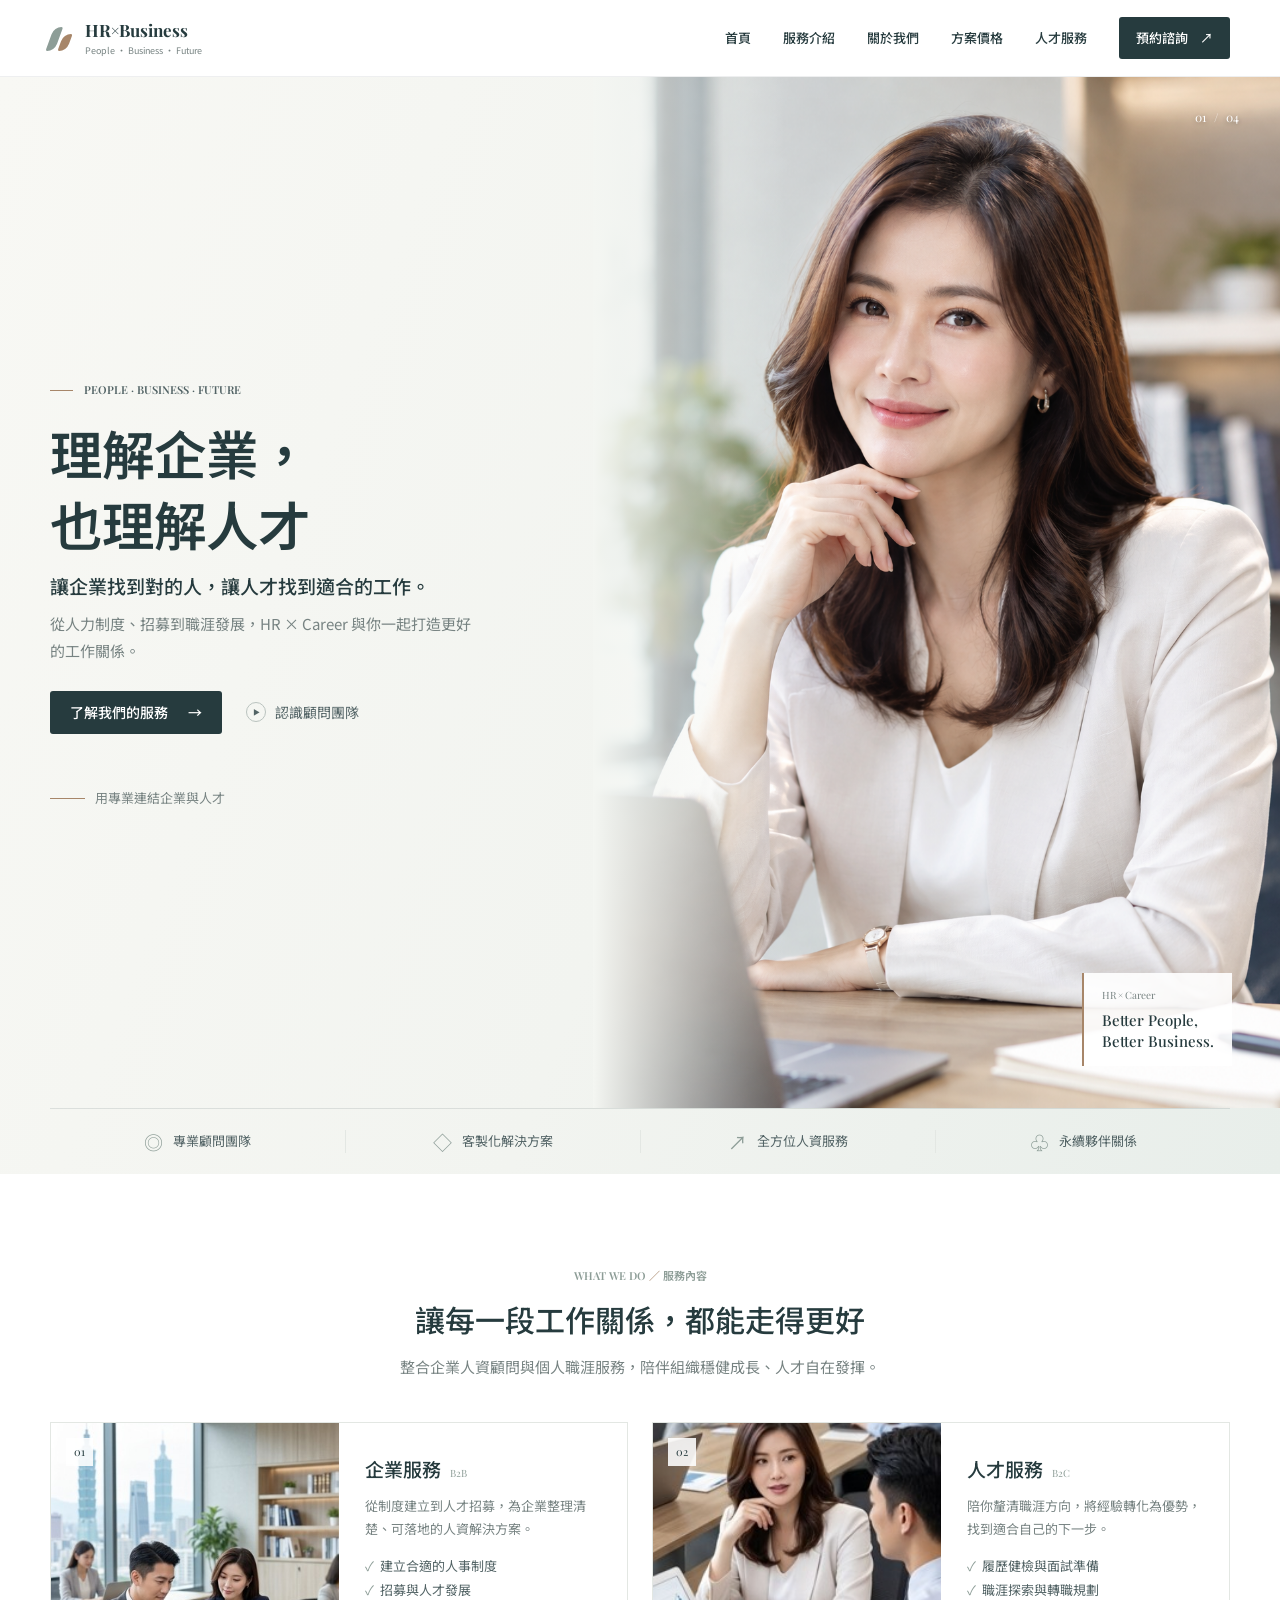
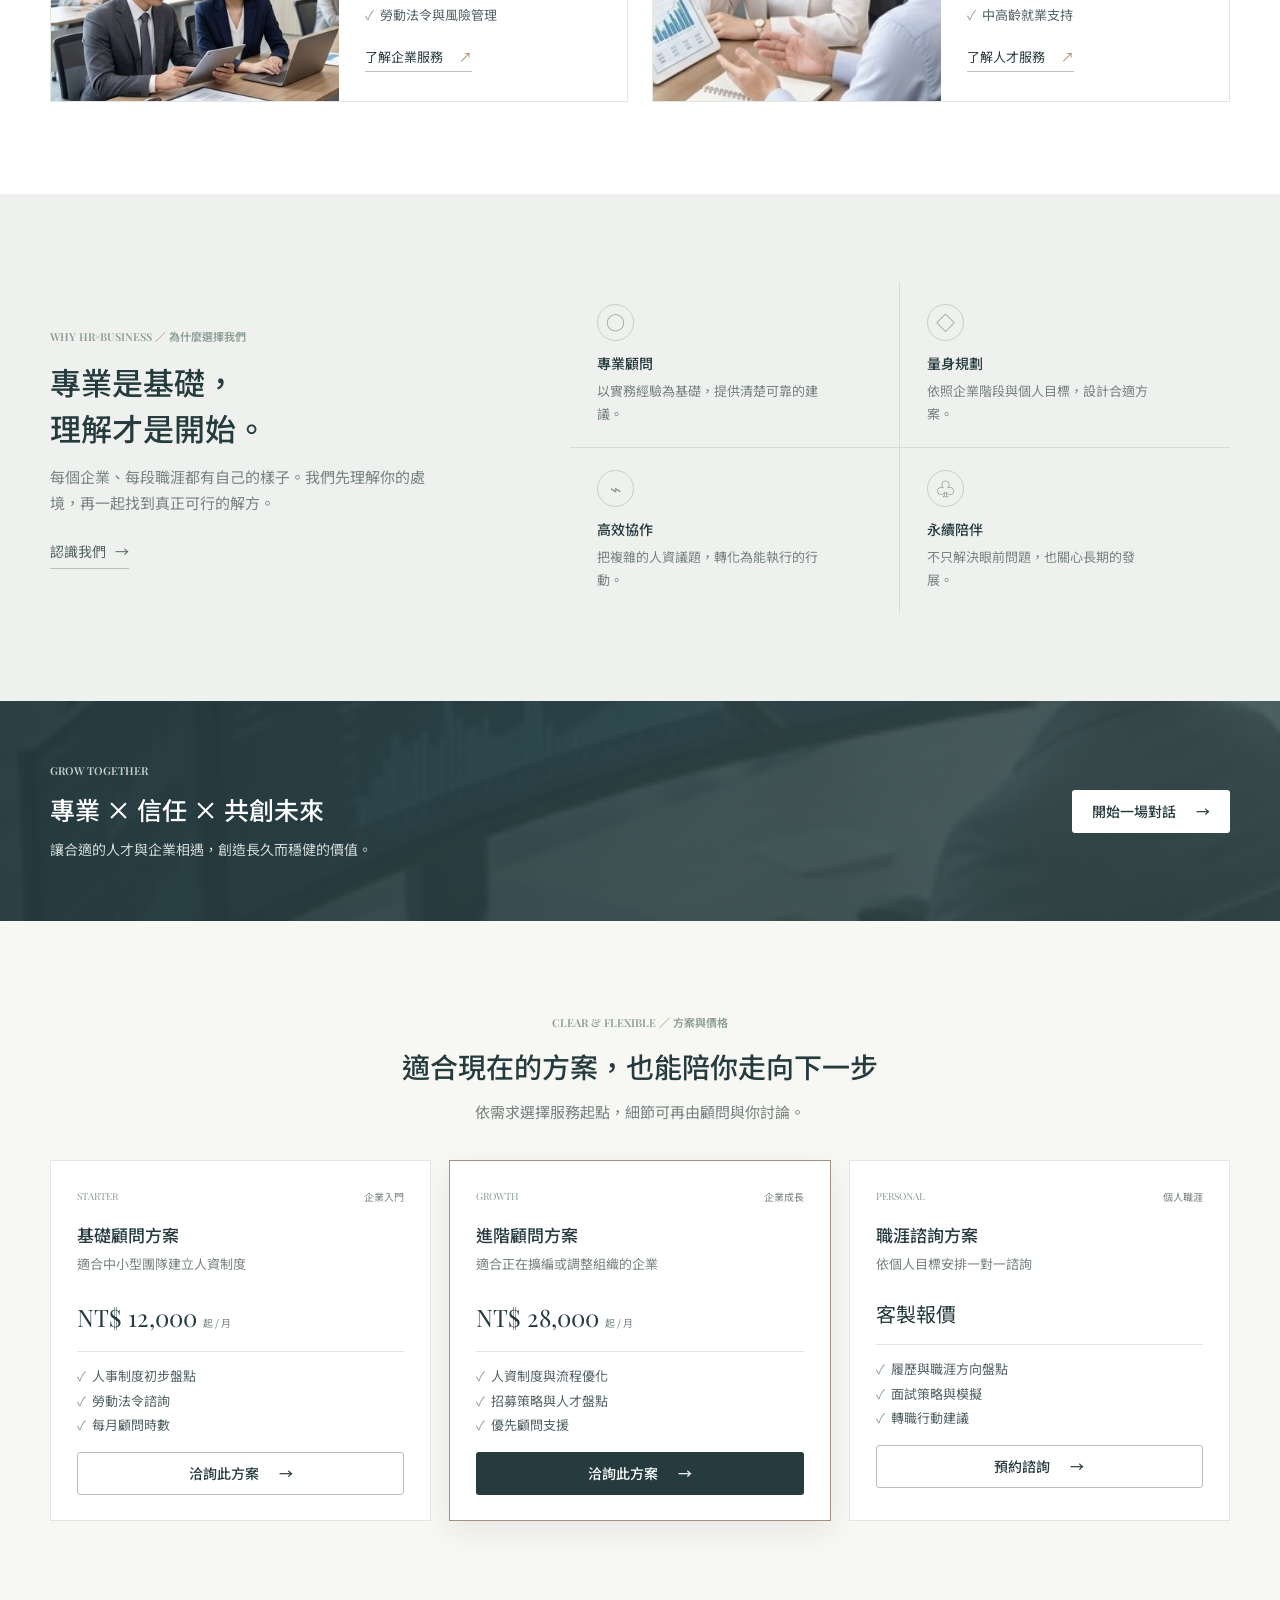
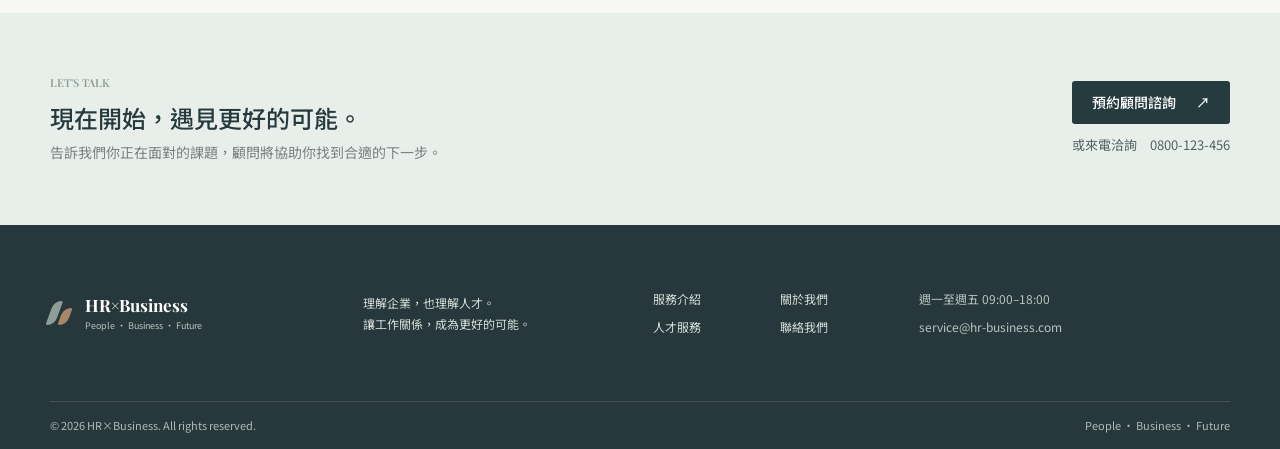
<file: index.html>
<!doctype html>
<html lang="zh-Hant">

<head>
    <meta charset="utf-8">
    <meta name="viewport" content="width=device-width, initial-scale=1">
    <meta name="description" content="HR × Career 人資顧問服務，協助企業完善人事制度，也陪伴人才找到合適的職涯方向。">
    <title>HR×Business 人資顧問｜理解企業，也理解人才</title>
    <link rel="preconnect" href="https://fonts.googleapis.com">
    <link rel="preconnect" href="https://fonts.gstatic.com" crossorigin>
    <link href="https://fonts.googleapis.com/css2?family=Noto+Sans+TC:wght@400;500;600;700&family=Playfair+Display:wght@500;600&display=swap" rel="stylesheet">
    <link href="style.css" rel="stylesheet">
</head>

<body>
    <header class="site-header">
        <div class="container header-inner">
            <a class="brand" href="#home" aria-label="HR×Business 首頁">
                <span class="brand-mark" aria-hidden="true"><i></i><i></i></span>
                <span class="brand-copy"><strong>HR×Business</strong><small>People · Business · Future</small></span>
            </a>
            <button class="menu-toggle" type="button" aria-label="開啟導覽選單" aria-expanded="false" aria-controls="main-nav">
                <span></span><span></span>
            </button>
            <nav class="main-nav" id="main-nav" aria-label="主導覽">
                <a href="#home">首頁</a>
                <a href="#services">服務介紹</a>
                <a href="#why-us">關於我們</a>
                <a href="#pricing">方案價格</a>
                <a href="job.html">人才服務</a>
                <a class="nav-cta" href="#contact">預約諮詢 <span aria-hidden="true">↗</span></a>
            </nav>
        </div>
    </header>

    <main>
        <section class="hero" id="home">
            <div class="container hero-inner">
                <div class="hero-copy">
                    <p class="eyebrow"><span></span> PEOPLE · BUSINESS · FUTURE</p>
                    <h1>理解企業，<br>也理解人才</h1>
                    <p class="hero-lead">讓企業找到對的人，<br class="mobile-break">讓人才找到適合的工作。</p>
                    <p class="hero-description">從人力制度、招募到職涯發展，HR × Career 與你一起打造更好的工作關係。</p>
                    <div class="hero-actions">
                        <a class="button button-dark" href="#services">了解我們的服務 <span aria-hidden="true">→</span></a>
                        <a class="text-link" href="#why-us"><span class="play-icon" aria-hidden="true">▶</span> 認識顧問團隊</a>
                    </div>
                    <div class="hero-proof"><span class="proof-line"></span> 用專業連結企業與人才</div>
                </div>
                <div class="hero-visual">
                    <img src="img/AI生成專業女性.png" alt="在人資顧問辦公室工作的專業女性">
                    <div class="hero-note"><span>HR × Career</span><strong>Better People,<br>Better Business.</strong></div>
                    <div class="hero-index">01 <span>/</span> 04</div>
                </div>
            </div>
            <div class="hero-bottom container">
                <a href="#services"><span class="mini-icon">◎</span> 專業顧問團隊</a>
                <a href="#why-us"><span class="mini-icon">◇</span> 客製化解決方案</a>
                <a href="#services"><span class="mini-icon">↗</span> 全方位人資服務</a>
                <a href="#contact"><span class="mini-icon">♧</span> 永續夥伴關係</a>
            </div>
        </section>

        <section class="section services-section" id="services">
            <div class="container">
                <div class="section-heading">
                    <p class="eyebrow">WHAT WE DO <span>／</span> 服務內容</p>
                    <h2>讓每一段工作關係，<br class="mobile-break">都能走得更好</h2>
                    <p>整合企業人資顧問與個人職涯服務，陪伴組織穩健成長、人才自在發揮。</p>
                </div>
                <div class="service-grid">
                    <article class="service-card">
                        <div class="service-image"><img src="img/s02.jpg" alt="顧問與企業團隊討論人力制度" loading="lazy"><span class="service-number">01</span></div>
                        <div class="service-content">
                            <div class="service-title"><h3>企業服務</h3><span>B2B</span></div>
                            <p>從制度建立到人才招募，為企業整理清楚、可落地的人資解決方案。</p>
                            <ul><li>建立合適的人事制度</li><li>招募與人才發展</li><li>勞動法令與風險管理</li></ul>
                            <a class="arrow-link" href="about.html">了解企業服務 <span aria-hidden="true">↗</span></a>
                        </div>
                    </article>
                    <article class="service-card">
                        <div class="service-image"><img src="img/s03.jpg" alt="職涯顧問陪伴人才討論發展方向" loading="lazy"><span class="service-number">02</span></div>
                        <div class="service-content">
                            <div class="service-title"><h3>人才服務</h3><span>B2C</span></div>
                            <p>陪你釐清職涯方向，將經驗轉化為優勢，找到適合自己的下一步。</p>
                            <ul><li>履歷健檢與面試準備</li><li>職涯探索與轉職規劃</li><li>中高齡就業支持</li></ul>
                            <a class="arrow-link" href="job.html">了解人才服務 <span aria-hidden="true">↗</span></a>
                        </div>
                    </article>
                </div>
            </div>
        </section>

        <section class="why-section" id="why-us">
            <div class="container why-inner">
                <div class="why-intro">
                    <p class="eyebrow">WHY HR×BUSINESS <span>／</span> 為什麼選擇我們</p>
                    <h2>專業是基礎，<br>理解才是開始。</h2>
                    <p>每個企業、每段職涯都有自己的樣子。我們先理解你的處境，再一起找到真正可行的解方。</p>
                    <a class="text-link" href="about.html">認識我們 <span aria-hidden="true">→</span></a>
                </div>
                <div class="value-grid">
                    <article class="value-item"><span class="value-icon">○</span><h3>專業顧問</h3><p>以實務經驗為基礎，提供清楚可靠的建議。</p></article>
                    <article class="value-item"><span class="value-icon">◇</span><h3>量身規劃</h3><p>依照企業階段與個人目標，設計合適方案。</p></article>
                    <article class="value-item"><span class="value-icon">⌁</span><h3>高效協作</h3><p>把複雜的人資議題，轉化為能執行的行動。</p></article>
                    <article class="value-item"><span class="value-icon">♧</span><h3>永續陪伴</h3><p>不只解決眼前問題，也關心長期的發展。</p></article>
                </div>
            </div>
        </section>

        <section class="promise-banner">
            <div class="container promise-inner">
                <div><p class="eyebrow">GROW TOGETHER</p><h2>專業 × 信任 × 共創未來</h2><p>讓合適的人才與企業相遇，創造長久而穩健的價值。</p></div>
                <a class="button button-light" href="#contact">開始一場對話 <span aria-hidden="true">→</span></a>
            </div>
        </section>

        <section class="section pricing-section" id="pricing">
            <div class="container">
                <div class="section-heading section-heading-compact">
                    <p class="eyebrow">CLEAR & FLEXIBLE <span>／</span> 方案與價格</p>
                    <h2>適合現在的方案，<br class="mobile-break">也能陪你走向下一步</h2>
                    <p>依需求選擇服務起點，細節可再由顧問與你討論。</p>
                </div>
                <div class="pricing-grid">
                    <article class="price-card">
                        <p class="plan-label">STARTER <span>企業入門</span></p><h3>基礎顧問方案</h3><p class="plan-description">適合中小型團隊建立人資制度</p>
                        <p class="price">NT$ 12,000 <small>起 / 月</small></p>
                        <ul><li>人事制度初步盤點</li><li>勞動法令諮詢</li><li>每月顧問時數</li></ul>
                        <a class="button button-outline" href="#contact">洽詢此方案 <span aria-hidden="true">→</span></a>
                    </article>
                    <article class="price-card price-card-featured">
                        <p class="plan-label">GROWTH <span>企業成長</span></p><h3>進階顧問方案</h3><p class="plan-description">適合正在擴編或調整組織的企業</p>
                        <p class="price">NT$ 28,000 <small>起 / 月</small></p>
                        <ul><li>人資制度與流程優化</li><li>招募策略與人才盤點</li><li>優先顧問支援</li></ul>
                        <a class="button button-dark" href="#contact">洽詢此方案 <span aria-hidden="true">→</span></a>
                    </article>
                    <article class="price-card">
                        <p class="plan-label">PERSONAL <span>個人職涯</span></p><h3>職涯諮詢方案</h3><p class="plan-description">依個人目標安排一對一諮詢</p>
                        <p class="price price-custom">客製報價</p>
                        <ul><li>履歷與職涯方向盤點</li><li>面試策略與模擬</li><li>轉職行動建議</li></ul>
                        <a class="button button-outline" href="#contact">預約諮詢 <span aria-hidden="true">→</span></a>
                    </article>
                </div>
            </div>
        </section>

        <section class="contact-section" id="contact">
            <div class="container contact-inner">
                <div><p class="eyebrow">LET'S TALK</p><h2>現在開始，遇見更好的可能。</h2><p>告訴我們你正在面對的課題，顧問將協助你找到合適的下一步。</p></div>
                <div class="contact-actions"><a class="button button-dark" href="mailto:service@hr-business.com">預約顧問諮詢 <span aria-hidden="true">↗</span></a><a class="contact-phone" href="tel:+886800123456">或來電洽詢　0800-123-456</a></div>
            </div>
        </section>
    </main>

    <footer class="site-footer">
        <div class="container footer-main">
            <a class="brand brand-footer" href="#home" aria-label="HR×Business 回到首頁"><span class="brand-mark" aria-hidden="true"><i></i><i></i></span><span class="brand-copy"><strong>HR×Business</strong><small>People · Business · Future</small></span></a>
            <p>理解企業，也理解人才。<br>讓工作關係，成為更好的可能。</p>
            <nav aria-label="頁尾導覽"><a href="#services">服務介紹</a><a href="about.html">關於我們</a><a href="job.html">人才服務</a><a href="#contact">聯絡我們</a></nav>
            <div class="footer-contact"><span>週一至週五 09:00–18:00</span><a href="mailto:service@hr-business.com">service@hr-business.com</a></div>
        </div>
        <div class="container footer-bottom"><span>© 2026 HR×Business. All rights reserved.</span><span>People · Business · Future</span></div>
    </footer>

    <script>
        const menuToggle = document.querySelector('.menu-toggle');
        const mainNav = document.querySelector('#main-nav');

        menuToggle.addEventListener('click', () => {
            const isOpen = menuToggle.getAttribute('aria-expanded') === 'true';
            menuToggle.setAttribute('aria-expanded', String(!isOpen));
            menuToggle.setAttribute('aria-label', isOpen ? '開啟導覽選單' : '關閉導覽選單');
            mainNav.classList.toggle('is-open', !isOpen);
        });

        mainNav.addEventListener('click', (event) => {
            if (event.target.closest('a')) {
                menuToggle.setAttribute('aria-expanded', 'false');
                menuToggle.setAttribute('aria-label', '開啟導覽選單');
                mainNav.classList.remove('is-open');
            }
        });
    </script>
</body>

</html>
</file>
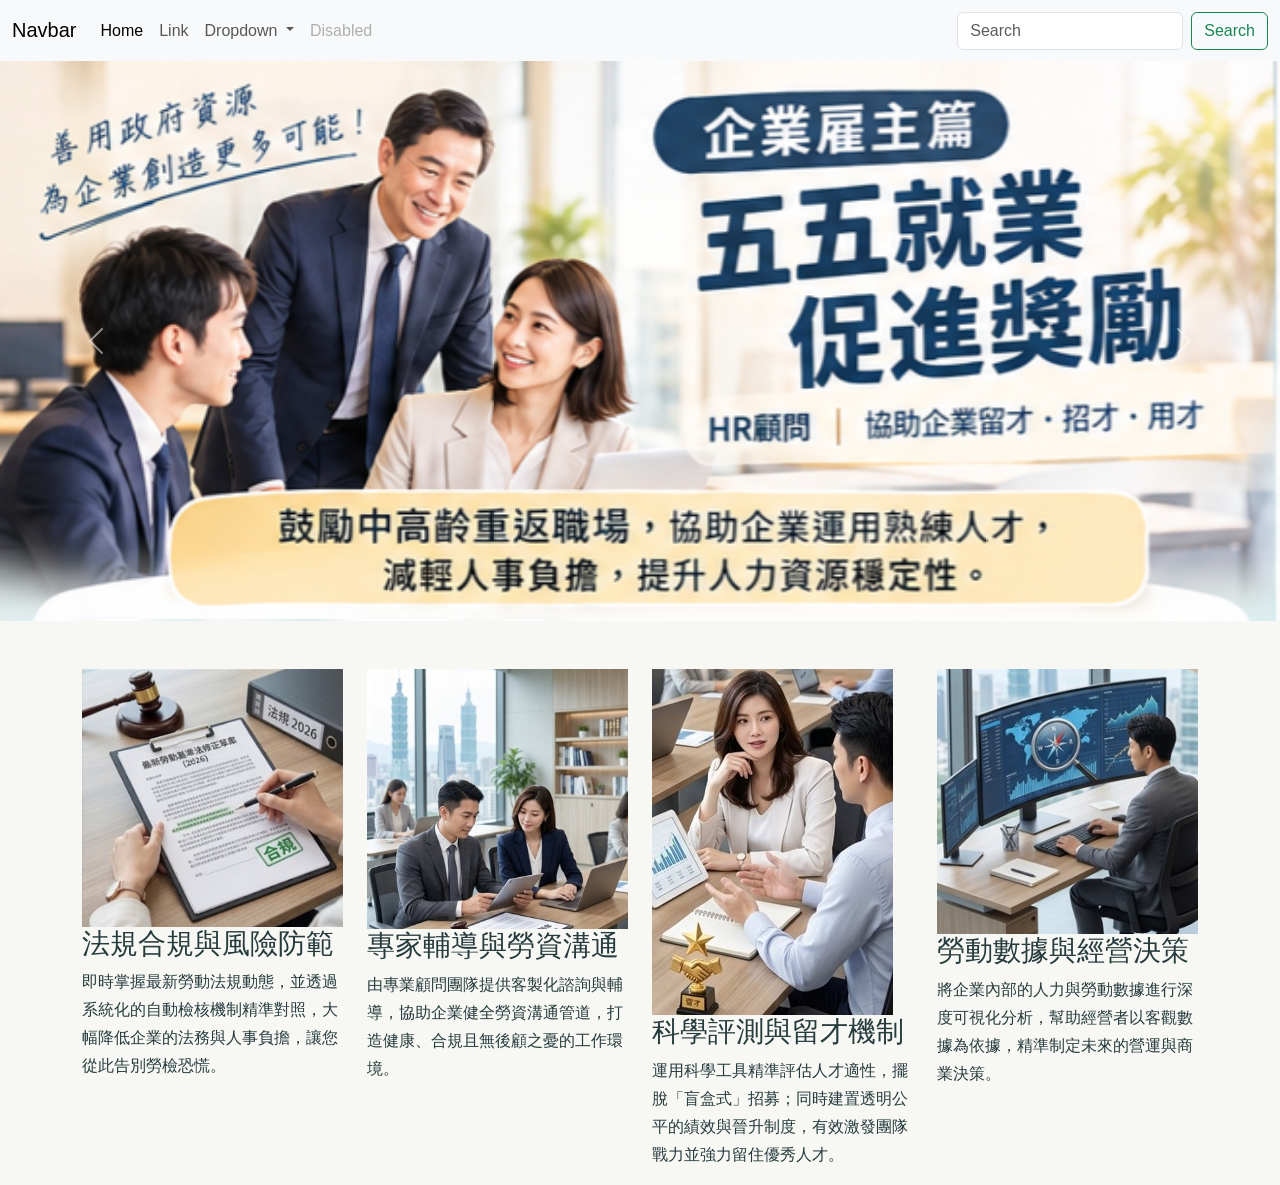
<file: about.html>
<!doctype html>
<html lang="zh-Hant">
  <head>
    <meta charset="utf-8">
    <meta name="viewport" content="width=device-width, initial-scale=1">
    <title>顧問團隊</title>
    <link href="css/bootstrap.min.css" rel="stylesheet">
    <link href="style.css" rel="stylesheet">
  </head>
  <body>
    <nav class="navbar navbar-expand-lg bg-light">
      <div class="container-fluid">
        <a class="navbar-brand" href="#">Navbar</a>
        <button class="navbar-toggler" type="button" data-bs-toggle="collapse" data-bs-target="#navbarSupportedContent" aria-controls="navbarSupportedContent" aria-expanded="false" aria-label="Toggle navigation">
          <span class="navbar-toggler-icon"></span>
        </button>

        <div class="collapse navbar-collapse" id="navbarSupportedContent">
          <ul class="navbar-nav me-auto mb-2 mb-lg-0">
            <li class="nav-item">
              <a class="nav-link active" aria-current="page" href="#">Home</a>
            </li>
            <li class="nav-item">
              <a class="nav-link" href="#">Link</a>
            </li>
            <li class="nav-item dropdown">
              <a class="nav-link dropdown-toggle" href="#" role="button" data-bs-toggle="dropdown" aria-expanded="false">
                Dropdown
              </a>
              <ul class="dropdown-menu">
                <li><a class="dropdown-item" href="#">Action</a></li>
                <li><a class="dropdown-item" href="#">Another action</a></li>
                <li><hr class="dropdown-divider"></li>
                <li><a class="dropdown-item" href="#">Something else here</a></li>
              </ul>
            </li>
            <li class="nav-item">
              <a class="nav-link disabled" aria-disabled="true" tabindex="-1">Disabled</a>
            </li>
          </ul>

          <form class="d-flex" role="search">
            <input class="form-control me-2" type="search" placeholder="Search" aria-label="Search">
            <button class="btn btn-outline-success" type="submit">Search</button>
          </form>
        </div>
      </div>
    </nav>

    <div id="carouselExampleControls" class="carousel slide" data-bs-ride="carousel">
      <div class="carousel-inner">
        <div class="carousel-item active">
          <img src="img/b01.png" class="d-block w-100" alt="輪播圖片一">
        </div>
        <div class="carousel-item">
          <img src="img/c01.png" class="d-block w-100" alt="輪播圖片二">
        </div>
        <div class="carousel-item">
          <img src="img/a01.jpg" class="d-block w-100" alt="輪播圖片三">
        </div>
      </div>
      <button class="carousel-control-prev" type="button" data-bs-target="#carouselExampleControls" data-bs-slide="prev">
        <span class="carousel-control-prev-icon" aria-hidden="true"></span>
        <span class="visually-hidden">Previous</span>
      </button>
      <button class="carousel-control-next" type="button" data-bs-target="#carouselExampleControls" data-bs-slide="next">
        <span class="carousel-control-next-icon" aria-hidden="true"></span>
        <span class="visually-hidden">Next</span>
      </button>
    </div>

    <main class="container mt-5">
      <div class="row g-4">
        <div class="col-12 col-md-6 col-lg-4 col-xl-3">
          <img src="img/s01.jpg" class="img-fluid consultant-photo" alt="專業女性顧問">
          <h3>法規合規與風險防範</h3>
          <p>即時掌握最新勞動法規動態，並透過系統化的自動檢核機制精準對照，大幅降低企業的法務與人事負擔，讓您從此告別勞檢恐慌。</p>
          
        </div>
        <div class="col-12 col-md-6 col-lg-4 col-xl-3">
          <img src="img/s02.jpg" class="img-fluid consultant-photo" alt="專業女性顧問">
          <h3>專家輔導與勞資溝通</h3>
          <p>由專業顧問團隊提供客製化諮詢與輔導，協助企業健全勞資溝通管道，打造健康、合規且無後顧之憂的工作環境。</p>
          
        </div>
        <div class="col-12 col-md-6 col-lg-4 col-xl-3">
          <img src="img/s03.jpg" class="img-fluid consultant-photo consultant-photo--third" alt="專業女性顧問">
          <h3>科學評測與留才機制</h3>
          <p>運用科學工具精準評估人才適性，擺脫「盲盒式」招募；同時建置透明公平的績效與晉升制度，有效激發團隊戰力並強力留住優秀人才。</p>
          
        </div>
        <div class="col-12 col-md-6 col-lg-4 col-xl-3">
          <img src="img/s04.jpg" class="img-fluid consultant-photo" alt="專業女性顧問">
          <h3>勞動數據與經營決策</h3>
          <p>將企業內部的人力與勞動數據進行深度可視化分析，幫助經營者以客觀數據為依據，精準制定未來的營運與商業決策。</p>
          
        </div>
      </div>
    </main>
    <script src="js/bootstrap.bundle.min.js"></script>
  </body>
</html>
</file>
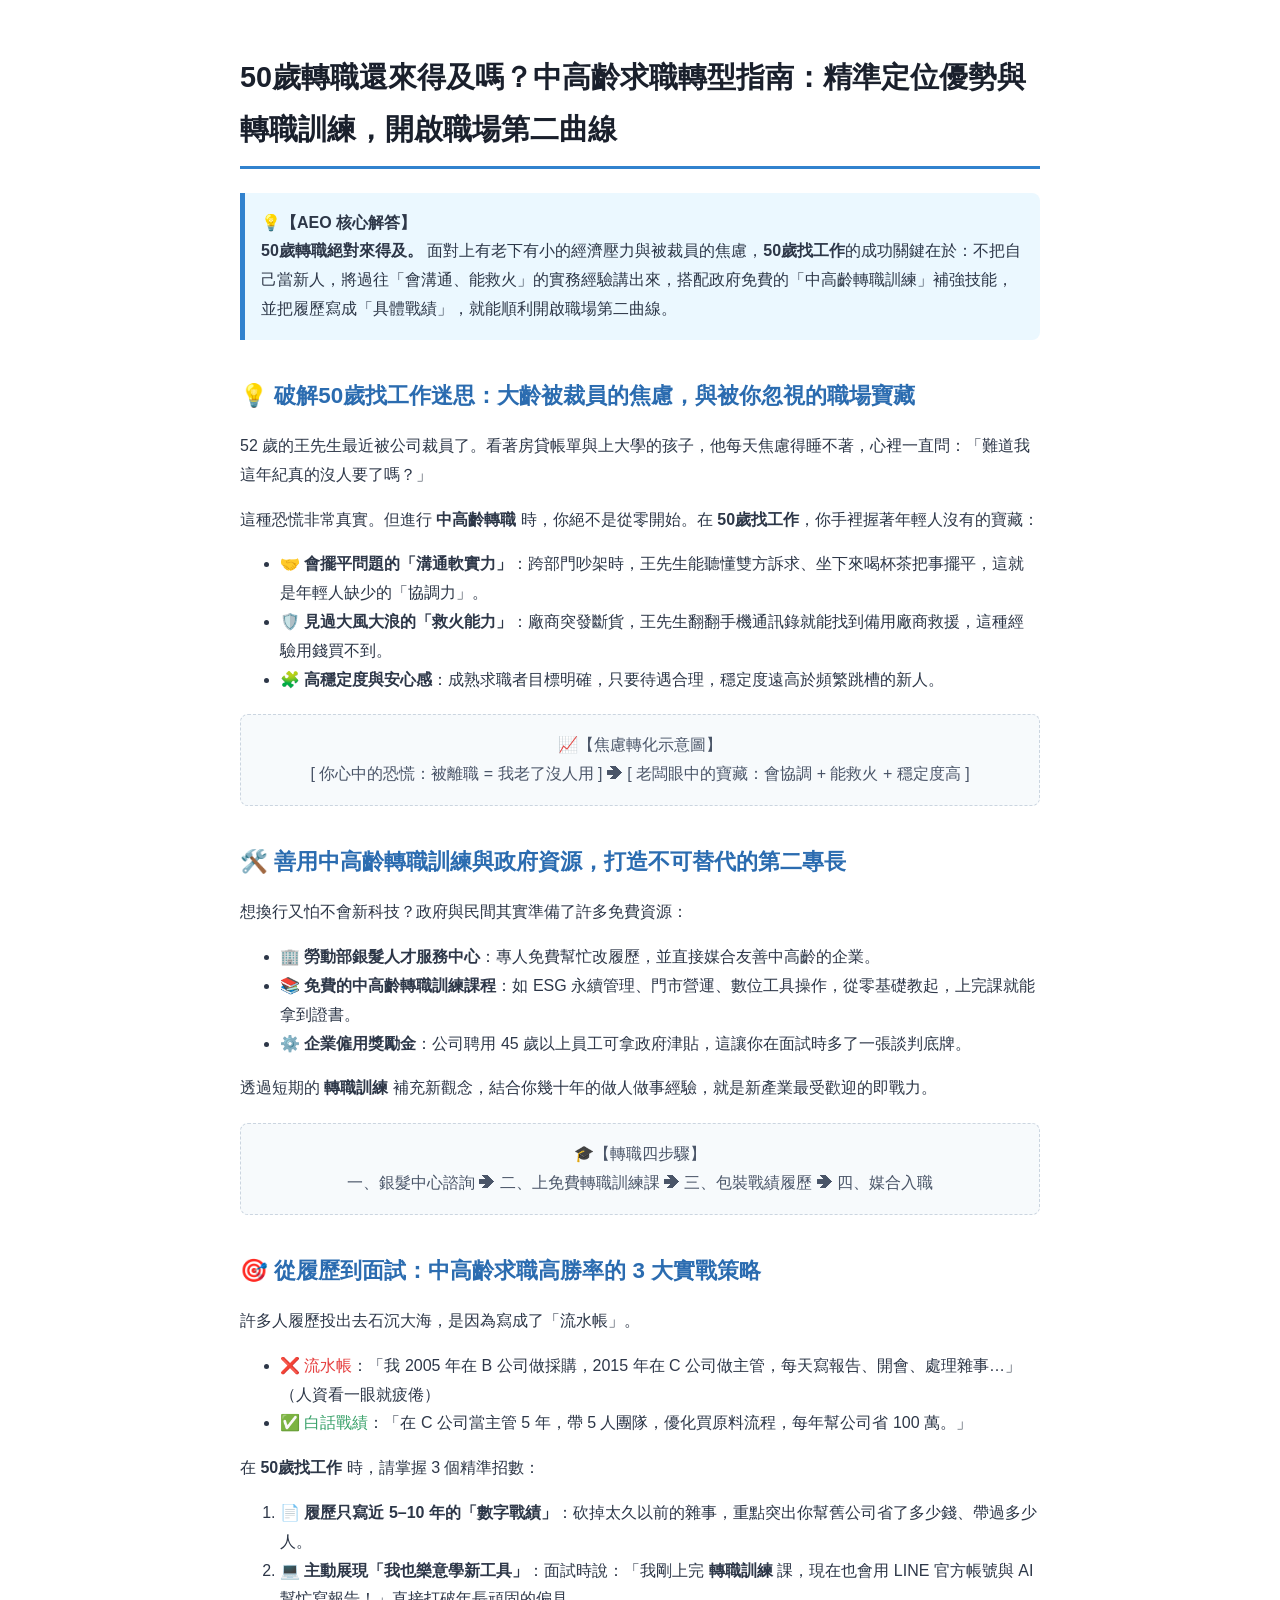
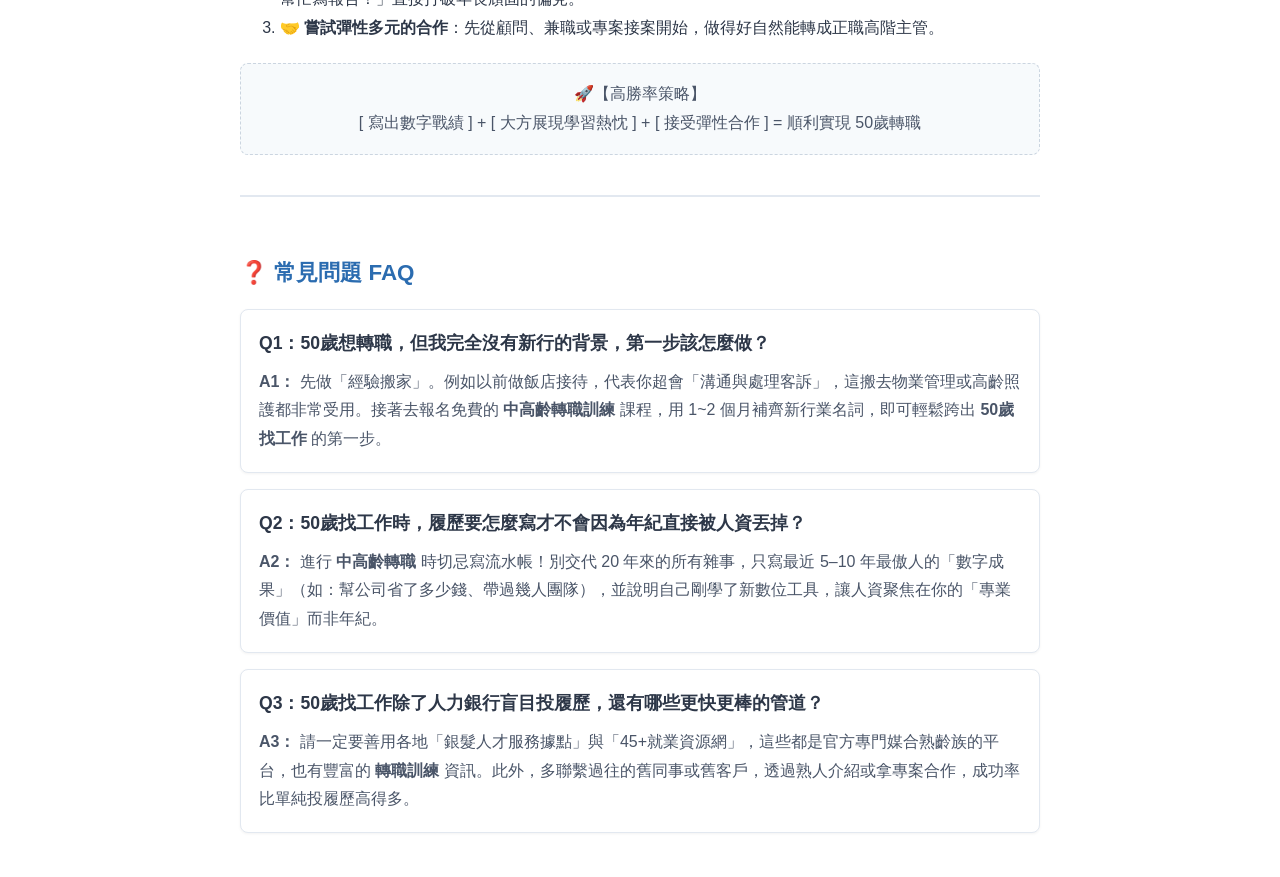
<file: job.html>
<!DOCTYPE html>
<html lang="zh-TW">
<head>
  <meta charset="UTF-8">
  <meta name="viewport" content="width=device-width, initial-scale=1.0">
  <title>50歲轉職還來得及嗎？中高齡求職轉型指南：精準定位優勢與轉職訓練，開啟職場第二曲線</title>

  <!-- 1. Google & AI 搜尋引擎專用：AEO / SEO FAQPage 結構化資料 (JSON-LD) -->
  <script type="application/ld+json">
  {
    "@context": "https://schema.org",
    "@type": "FAQPage",
    "mainEntity": [
      {
        "@type": "Question",
        "name": "50歲想轉職，但我完全沒有新行的背景，第一步該怎麼做？",
        "acceptedAnswer": {
          "@type": "Answer",
          "text": "先做『經驗搬家』。把過去累積的溝通、協調或管理能力整理出來，並報名勞動部或民間的中高齡轉職訓練免費課程，補齊新行業基礎知識與工具操作，即可輕鬆跨出轉職第一步。"
        }
      },
      {
        "@type": "Question",
        "name": "50歲找工作時，履歷要怎麼寫才不會因為年紀直接被人資丟掉？",
        "acceptedAnswer": {
          "@type": "Answer",
          "text": "撰寫中高齡轉職履歷時切忌寫成流水帳。重點呈現近 5 至 10 年內與目標職務相關的具體數字成就，並強調積極學習新工具的熱忱，讓人資聚焦於專業價值而非年齡。"
        }
      },
      {
        "@type": "Question",
        "name": "50歲找工作除了人力銀行盲目投履歷，還有哪些更快更棒的管道？",
        "acceptedAnswer": {
          "@type": "Answer",
          "text": "建議善用各地銀髮人才服務據點與45+就業資源網等專屬官方平台。此外，多利用過往累積的產業人脈進行介紹，或探詢顧問接案與專案合作，都是更高成效的求職管道。"
        }
      }
    ]
  }
  </script>

  <!-- CSS 基礎樣式（可複製至網站樣式表，讓排版更美觀） -->
  <style>
    .article-container {
      max-width: 800px;
      margin: 0 auto;
      font-family: -apple-system, BlinkMacSystemFont, "Segoe UI", Roboto, "Helvetica Neue", Arial, "PingFang TC", "Microsoft JhengHei", sans-serif;
      line-height: 1.8;
      color: #2d3748;
      padding: 20px;
    }
    .article-container h1 {
      font-size: 1.8rem;
      color: #1a202c;
      border-bottom: 3px solid #3182ce;
      padding-bottom: 10px;
      margin-bottom: 24px;
    }
    .article-container h2 {
      font-size: 1.4rem;
      color: #2b6cb0;
      margin-top: 36px;
      margin-bottom: 16px;
    }
    .aeo-summary {
      background-color: #ebf8ff;
      border-left: 5px solid #3182ce;
      padding: 16px;
      margin-bottom: 28px;
      border-radius: 0 8px 8px 0;
    }
    .diagram-box {
      background-color: #f7fafc;
      border: 1px dashed #cbd5e0;
      border-radius: 8px;
      padding: 16px;
      margin: 20px 0;
      font-weight: 500;
      text-align: center;
      color: #4a5568;
    }
    .bad-example {
      color: #e53e3e;
    }
    .good-example {
      color: #38a169;
    }
    .faq-section {
      margin-top: 40px;
      border-top: 2px solid #e2e8f0;
      padding-top: 20px;
    }
    .faq-item {
      background-color: #fff;
      border: 1px solid #e2e8f0;
      border-radius: 8px;
      padding: 18px;
      margin-bottom: 16px;
      box-shadow: 0 1px 3px rgba(0,0,0,0.05);
    }
    .faq-item h3 {
      font-size: 1.1rem;
      color: #2d3748;
      margin-top: 0;
      margin-bottom: 8px;
    }
    .faq-item p {
      margin: 0;
      color: #4a5568;
    }
  </style>
</head>
<body>

<article class="article-container">

  <!-- H1 主標題 -->
  <h1>50歲轉職還來得及嗎？中高齡求職轉型指南：精準定位優勢與轉職訓練，開啟職場第二曲線</h1>

  <!-- AEO Direct Answer 區塊 -->
  <div class="aeo-summary">
    <strong>💡【AEO 核心解答】</strong><br>
    <strong>50歲轉職絕對來得及。</strong> 面對上有老下有小的經濟壓力與被裁員的焦慮，<strong>50歲找工作</strong>的成功關鍵在於：不把自己當新人，將過往「會溝通、能救火」的實務經驗講出來，搭配政府免費的「中高齡轉職訓練」補強技能，並把履歷寫成「具體戰績」，就能順利開啟職場第二曲線。
  </div>

  <!-- H2 第一段 -->
  <h2>💡 破解50歲找工作迷思：大齡被裁員的焦慮，與被你忽視的職場寶藏</h2>
  <p>52 歲的王先生最近被公司裁員了。看著房貸帳單與上大學的孩子，他每天焦慮得睡不著，心裡一直問：「難道我這年紀真的沒人要了嗎？」</p>
  <p>這種恐慌非常真實。但進行 <strong>中高齡轉職</strong> 時，你絕不是從零開始。在 <strong>50歲找工作</strong>，你手裡握著年輕人沒有的寶藏：</p>
  <ul>
    <li>🤝 <strong>會擺平問題的「溝通軟實力」</strong>：跨部門吵架時，王先生能聽懂雙方訴求、坐下來喝杯茶把事擺平，這就是年輕人缺少的「協調力」。</li>
    <li>🛡️ <strong>見過大風大浪的「救火能力」</strong>：廠商突發斷貨，王先生翻翻手機通訊錄就能找到備用廠商救援，這種經驗用錢買不到。</li>
    <li>🧩 <strong>高穩定度與安心感</strong>：成熟求職者目標明確，只要待遇合理，穩定度遠高於頻繁跳槽的新人。</li>
  </ul>

  <!-- 示意圖區塊 1 -->
  <div class="diagram-box">
    📈【焦慮轉化示意圖】<br>
    [ 你心中的恐慌：被離職 = 我老了沒人用 ] ➔ [ 老闆眼中的寶藏：會協調 + 能救火 + 穩定度高 ]
  </div>

  <!-- H2 第二段 -->
  <h2>🛠️ 善用中高齡轉職訓練與政府資源，打造不可替代的第二專長</h2>
  <p>想換行又怕不會新科技？政府與民間其實準備了許多免費資源：</p>
  <ul>
    <li>🏢 <strong>勞動部銀髮人才服務中心</strong>：專人免費幫忙改履歷，並直接媒合友善中高齡的企業。</li>
    <li>📚 <strong>免費的中高齡轉職訓練課程</strong>：如 ESG 永續管理、門市營運、數位工具操作，從零基礎教起，上完課就能拿到證書。</li>
    <li>⚙️ <strong>企業僱用獎勵金</strong>：公司聘用 45 歲以上員工可拿政府津貼，這讓你在面試時多了一張談判底牌。</li>
  </ul>
  <p>透過短期的 <strong>轉職訓練</strong> 補充新觀念，結合你幾十年的做人做事經驗，就是新產業最受歡迎的即戰力。</p>

  <!-- 示意圖區塊 2 -->
  <div class="diagram-box">
    🎓【轉職四步驟】<br>
    一、銀髮中心諮詢 ➔ 二、上免費轉職訓練課 ➔ 三、包裝戰績履歷 ➔ 四、媒合入職
  </div>

  <!-- H2 第三段 -->
  <h2>🎯 從履歷到面試：中高齡求職高勝率的 3 大實戰策略</h2>
  <p>許多人履歷投出去石沉大海，是因為寫成了「流水帳」。</p>
  <ul>
    <li><span class="bad-example">❌ 流水帳</span>：「我 2005 年在 B 公司做採購，2015 年在 C 公司做主管，每天寫報告、開會、處理雜事…」（人資看一眼就疲倦）</li>
    <li><span class="good-example">✅ 白話戰績</span>：「在 C 公司當主管 5 年，帶 5 人團隊，優化買原料流程，每年幫公司省 100 萬。」</li>
  </ul>
  <p>在 <strong>50歲找工作</strong> 時，請掌握 3 個精準招數：</p>
  <ol>
    <li>📄 <strong>履歷只寫近 5–10 年的「數字戰績」</strong>：砍掉太久以前的雜事，重點突出你幫舊公司省了多少錢、帶過多少人。</li>
    <li>💻 <strong>主動展現「我也樂意學新工具」</strong>：面試時說：「我剛上完 <strong>轉職訓練</strong> 課，現在也會用 LINE 官方帳號與 AI 幫忙寫報告！」直接打破年長頑固的偏見。</li>
    <li>🤝 <strong>嘗試彈性多元的合作</strong>：先從顧問、兼職或專案接案開始，做得好自然能轉成正職高階主管。</li>
  </ol>

  <!-- 示意圖區塊 3 -->
  <div class="diagram-box">
    🚀【高勝率策略】<br>
    [ 寫出數字戰績 ] + [ 大方展現學習熱忱 ] + [ 接受彈性合作 ] = 順利實現 50歲轉職
  </div>

  <!-- FAQ 區域 -->
  <section class="faq-section">
    <h2>❓ 常見問題 FAQ</h2>

    <div class="faq-item">
      <h3>Q1：50歲想轉職，但我完全沒有新行的背景，第一步該怎麼做？</h3>
      <p><strong>A1：</strong> 先做「經驗搬家」。例如以前做飯店接待，代表你超會「溝通與處理客訴」，這搬去物業管理或高齡照護都非常受用。接著去報名免費的 <strong>中高齡轉職訓練</strong> 課程，用 1~2 個月補齊新行業名詞，即可輕鬆跨出 <strong>50歲找工作</strong> 的第一步。</p>
    </div>

    <div class="faq-item">
      <h3>Q2：50歲找工作時，履歷要怎麼寫才不會因為年紀直接被人資丟掉？</h3>
      <p><strong>A2：</strong> 進行 <strong>中高齡轉職</strong> 時切忌寫流水帳！別交代 20 年來的所有雜事，只寫最近 5–10 年最傲人的「數字成果」（如：幫公司省了多少錢、帶過幾人團隊），並說明自己剛學了新數位工具，讓人資聚焦在你的「專業價值」而非年紀。</p>
    </div>

    <div class="faq-item">
      <h3>Q3：50歲找工作除了人力銀行盲目投履歷，還有哪些更快更棒的管道？</h3>
      <p><strong>A3：</strong> 請一定要善用各地「銀髮人才服務據點」與「45+就業資源網」，這些都是官方專門媒合熟齡族的平台，也有豐富的 <strong>轉職訓練</strong> 資訊。此外，多聯繫過往的舊同事或舊客戶，透過熟人介紹或拿專案合作，成功率比單純投履歷高得多。</p>
    </div>
  </section>

</article>

</body>
</html>
</file>
<file: style.css>
@charset "UTF-8";

:root {
	color-scheme: light;
	--ink: #263b3e;
	--ink-soft: #526365;
	--muted: #778382;
	--sage: #8d9d97;
	--sage-pale: #e9eeeb;
	--paper: #f7f7f3;
	--white: #fff;
	--line: #e3e7e3;
	--clay: #a78669;
	--serif: "Playfair Display", "Noto Sans TC", serif;
	--sans: "Noto Sans TC", "Microsoft JhengHei", sans-serif;
}

* { box-sizing: border-box; }
html { scroll-behavior: smooth; scroll-padding-top: 86px; }
body { margin: 0; color: var(--ink); background: var(--paper); font-family: var(--sans); font-size: 16px; line-height: 1.75; }
img { display: block; max-width: 100%; }
a { color: inherit; text-decoration: none; }
button { font: inherit; }
.container { width: min(1180px, calc(100% - 64px)); margin-inline: auto; }
.site-header { position: sticky; z-index: 20; top: 0; background: rgb(255 255 255 / 94%); border-bottom: 1px solid rgb(38 59 62 / 8%); backdrop-filter: blur(14px); }
.header-inner { min-height: 76px; display: flex; align-items: center; justify-content: space-between; gap: 30px; }
.brand { display: inline-flex; align-items: center; gap: 10px; flex: 0 0 auto; }
.brand-mark { display: flex; align-items: center; gap: 3px; width: 25px; height: 29px; transform: skew(-20deg); }
.brand-mark i { display: block; width: 9px; height: 24px; border-radius: 8px 2px 8px 2px; background: var(--sage); }
.brand-mark i + i { height: 17px; margin-top: 8px; background: var(--clay); }
.brand-copy { display: grid; line-height: 1.25; }
.brand-copy strong { font-family: var(--serif); font-size: 17px; letter-spacing: 0; }
.brand-copy small { margin-top: 4px; color: var(--muted); font-size: 9px; letter-spacing: 0; }
.main-nav { display: flex; align-items: center; gap: clamp(16px, 2.5vw, 34px); font-size: 13px; font-weight: 500; }
.main-nav > a:not(.nav-cta) { transition: color .2s ease; }
.main-nav > a:not(.nav-cta):hover, .footer-main nav a:hover { color: var(--clay); }
.nav-cta { padding: 10px 17px; color: var(--white); background: var(--ink); border-radius: 3px; }
.nav-cta span { margin-left: 9px; }
.menu-toggle { display: none; }
.hero { position: relative; overflow: hidden; background: linear-gradient(110deg, #f8f8f4 0%, #f2f4f0 54%, #e8eeea 100%); }
.hero-inner { min-height: 510px; display: grid; grid-template-columns: .92fr 1.08fr; align-items: center; }
.hero-copy { position: relative; z-index: 1; padding: 63px 0 58px; }
.eyebrow { margin: 0 0 18px; color: var(--sage); font-family: var(--serif); font-size: 11px; font-weight: 600; letter-spacing: 0; }
.eyebrow > span { color: var(--clay); }
.eyebrow:first-letter { text-transform: uppercase; }
.hero .eyebrow { color: var(--ink-soft); }
.hero .eyebrow span { display: inline-block; width: 23px; height: 1px; margin: 0 8px 3px 0; background: var(--clay); }
h1, h2, h3, p { margin-top: 0; }
.hero h1 { margin-bottom: 12px; font-size: clamp(38px, 4.1vw, 54px); font-weight: 600; line-height: 1.34; letter-spacing: 0; }
.hero-lead { margin-bottom: 10px; font-size: 19px; font-weight: 500; line-height: 1.65; }
.hero-description { max-width: 430px; margin-bottom: 27px; color: var(--muted); font-size: 15px; }
.hero-actions { display: flex; align-items: center; gap: 24px; }
.button { min-height: 43px; display: inline-flex; align-items: center; justify-content: center; gap: 20px; padding: 0 19px; border: 1px solid transparent; border-radius: 3px; font-size: 14px; font-weight: 500; transition: background .2s, color .2s, transform .2s; }
.button:hover { transform: translateY(-2px); }
.button-dark { color: var(--white); background: var(--ink); }
.button-dark:hover { background: #3d5558; }
.button-light { color: var(--ink); background: var(--white); }
.button-light:hover { background: var(--sage-pale); }
.button-outline { border-color: #b7c0bc; color: var(--ink); background: transparent; }
.button-outline:hover { background: var(--sage-pale); }
.text-link { display: inline-flex; align-items: center; gap: 9px; color: var(--ink-soft); font-size: 14px; }
.play-icon { display: inline-grid; width: 20px; height: 20px; place-items: center; border: 1px solid #bac3bf; border-radius: 50%; font-size: 7px; }
.hero-proof { display: flex; align-items: center; gap: 10px; margin-top: 53px; color: var(--muted); font-size: 13px; }
.proof-line { width: 35px; height: 1px; background: var(--clay); }
.hero-visual { position: relative; align-self: stretch; min-height: 510px; margin-right: calc((1180px - 100vw) / 2); overflow: hidden; }
.hero-visual::before { position: absolute; z-index: 1; inset: 0 auto 0 0; width: 28%; content: ""; background: linear-gradient(90deg, #f4f6f2 0%, rgb(244 246 242 / 0%) 100%); pointer-events: none; }
.hero-visual img { width: 100%; height: 100%; object-fit: cover; object-position: 50% 34%; }
.hero-note { position: absolute; right: 7%; bottom: 42px; display: grid; gap: 5px; padding: 14px 18px; border-left: 2px solid var(--clay); background: rgb(255 255 255 / 90%); }
.hero-note span { color: var(--muted); font-family: var(--serif); font-size: 10px; }
.hero-note strong { font-family: var(--serif); font-size: 15px; font-weight: 500; line-height: 1.4; }
.hero-index { position: absolute; right: 6%; top: 30px; color: var(--white); font-family: var(--serif); font-size: 12px; text-shadow: 0 1px 5px rgb(0 0 0 / 30%); }
.hero-index span { margin-inline: 5px; opacity: .7; }
.hero-bottom { min-height: 66px; display: grid; grid-template-columns: repeat(4, 1fr); align-items: center; border-top: 1px solid rgb(38 59 62 / 12%); }
.hero-bottom a { display: flex; align-items: center; justify-content: center; gap: 10px; color: var(--ink-soft); font-size: 13px; }
.hero-bottom a + a { border-left: 1px solid var(--line); }
.mini-icon { color: var(--sage); font-size: 19px; line-height: 1; }
.section { padding: 92px 0; }
.services-section { background: var(--white); }
.section-heading { max-width: 670px; margin: 0 auto 42px; text-align: center; }
.section-heading .eyebrow { margin-bottom: 12px; }
.section-heading h2, .why-intro h2, .contact-inner h2 { margin-bottom: 12px; font-size: 30px; font-weight: 500; line-height: 1.5; letter-spacing: 0; }
.section-heading > p:last-child { margin-bottom: 0; color: var(--muted); font-size: 15px; }
.service-grid { display: grid; grid-template-columns: repeat(2, minmax(0, 1fr)); gap: 24px; }
.service-card { display: grid; grid-template-columns: 1fr 1fr; min-height: 280px; overflow: hidden; border: 1px solid var(--line); background: var(--white); }
.service-image { position: relative; min-height: 100%; overflow: hidden; background: var(--sage-pale); }
.service-image img { position: absolute; inset: 0; width: 100%; height: 100%; object-fit: cover; transition: transform .5s ease; }
.service-card:hover .service-image img { transform: scale(1.035); }
.service-card:nth-child(2) .service-image img { object-position: center 18%; }
.service-number { position: absolute; left: 15px; top: 15px; padding: 4px 8px; color: var(--ink); background: rgb(255 255 255 / 88%); font-family: var(--serif); font-size: 11px; }
.service-content { align-self: center; padding: 27px clamp(17px, 2vw, 28px); }
.service-title { display: flex; align-items: baseline; gap: 9px; }
.service-title h3 { margin: 0; font-size: 19px; font-weight: 500; }
.service-title span { color: var(--sage); font-family: var(--serif); font-size: 10px; }
.service-content > p { min-height: 48px; margin: 8px 0 12px; color: var(--muted); font-size: 13px; line-height: 1.8; }
.service-content ul, .price-card ul { margin: 0; padding: 0; list-style: none; }
.service-content li, .price-card li { position: relative; padding-left: 15px; color: var(--ink-soft); font-size: 13px; line-height: 1.9; }
.service-content li::before, .price-card li::before { position: absolute; left: 0; color: var(--sage); content: "✓"; }
.arrow-link { display: inline-flex; align-items: center; gap: 16px; margin-top: 18px; padding-bottom: 3px; border-bottom: 1px solid #bbc5c0; font-size: 13px; }
.arrow-link span { color: var(--clay); }
.why-section { padding: 88px 0; background: #eef1ed; }
.why-inner { display: grid; grid-template-columns: .8fr 1.2fr; align-items: center; gap: 80px; }
.why-intro .eyebrow { margin-bottom: 13px; }
.why-intro h2 { font-size: 31px; }
.why-intro > p:not(.eyebrow) { max-width: 375px; margin-bottom: 20px; color: var(--muted); font-size: 15px; }
.why-intro .text-link { border-bottom: 1px solid #b8c2bd; padding-bottom: 4px; }
.value-grid { display: grid; grid-template-columns: repeat(2, 1fr); }
.value-item { min-height: 165px; padding: 22px 27px; border-bottom: 1px solid #d5dcd7; }
.value-item:nth-child(odd) { border-right: 1px solid #d5dcd7; }
.value-item:nth-child(n+3) { border-bottom: 0; }
.value-icon { display: grid; width: 37px; height: 37px; place-items: center; margin-bottom: 10px; border: 1px solid #c5d0ca; border-radius: 50%; color: var(--sage); font-family: var(--serif); font-size: 19px; }
.value-item h3 { margin-bottom: 4px; font-size: 14px; font-weight: 500; }
.value-item p { max-width: 230px; margin-bottom: 0; color: var(--muted); font-size: 13px; }
.promise-banner { position: relative; overflow: hidden; color: var(--white); background: linear-gradient(100deg, rgb(36 57 60 / 95%), rgb(50 71 72 / 85%)), url("img/s04.jpg") center 48% / cover; }
.promise-inner { min-height: 220px; display: flex; align-items: center; justify-content: space-between; gap: 25px; }
.promise-inner .eyebrow { margin-bottom: 8px; color: #c7d0ca; }
.promise-inner h2 { margin-bottom: 5px; font-size: 25px; font-weight: 500; }
.promise-inner p:last-child { margin-bottom: 0; color: #d3dad6; font-size: 14px; }
.pricing-section { background: var(--paper); }
.section-heading-compact { margin-bottom: 35px; }
.section-heading-compact h2 { font-size: 28px; }
.pricing-grid { display: grid; grid-template-columns: repeat(3, minmax(0, 1fr)); align-items: stretch; gap: 18px; }
.price-card { position: relative; padding: 27px 26px 25px; border: 1px solid var(--line); background: var(--white); }
.price-card-featured { border-color: #a2917d; box-shadow: 0 10px 28px rgb(38 59 62 / 8%); }
.plan-label { display: flex; justify-content: space-between; margin-bottom: 15px; color: var(--sage); font-family: var(--serif); font-size: 10px; }
.plan-label span { color: var(--muted); font-family: var(--sans); font-size: 10px; }
.price-card h3 { margin-bottom: 3px; font-size: 17px; font-weight: 500; }
.plan-description { min-height: 26px; margin-bottom: 17px; color: var(--muted); font-size: 13px; }
.price { margin-bottom: 13px; font-family: var(--serif); font-size: 24px; }
.price small { color: var(--muted); font-family: var(--sans); font-size: 10px; }
.price-custom { font-family: var(--sans); font-size: 20px; }
.price-card ul { min-height: 87px; padding-top: 12px; border-top: 1px solid var(--line); }
.price-card .button { width: 100%; margin-top: 14px; }
.contact-section { padding: 60px 0; background: #e8eeea; }
.contact-inner { display: flex; align-items: center; justify-content: space-between; gap: 30px; }
.contact-inner .eyebrow { margin-bottom: 8px; }
.contact-inner h2 { margin-bottom: 4px; font-size: 24px; }
.contact-inner p:last-child { margin-bottom: 0; color: var(--muted); font-size: 14px; }
.contact-actions { display: grid; justify-items: start; gap: 10px; flex: 0 0 auto; }
.contact-phone { color: var(--ink-soft); font-size: 13px; }
.site-footer { color: #edf1ee; background: #26383b; }
.footer-main { min-height: 176px; display: grid; grid-template-columns: 1.2fr 1.1fr 1fr 1.3fr; align-items: center; gap: 26px; }
.brand-footer .brand-copy strong { color: var(--white); }
.brand-footer .brand-copy small { color: #b8c5c0; }
.footer-main > p { margin: 0; color: #d3dcd7; font-size: 12px; }
.footer-main nav { display: grid; grid-template-columns: 1fr 1fr; gap: 7px 15px; color: #d3dcd7; font-size: 12px; }
.footer-contact { display: grid; gap: 7px; color: #b8c5c0; font-size: 12px; }
.footer-bottom { min-height: 48px; display: flex; align-items: center; justify-content: space-between; border-top: 1px solid rgb(255 255 255 / 13%); color: #aebbb6; font-size: 11px; }
.mobile-break { display: none; }

@media (max-width: 900px) {
	.container { width: min(100% - 44px, 700px); }
	.header-inner { min-height: 68px; }
	.menu-toggle { width: 42px; height: 42px; display: grid; align-content: center; justify-items: center; gap: 6px; border: 1px solid var(--line); border-radius: 2px; background: transparent; }
	.menu-toggle span { width: 18px; height: 1px; background: var(--ink); transition: transform .2s; }
	.menu-toggle[aria-expanded="true"] span:first-child { transform: translateY(3.5px) rotate(45deg); }
	.menu-toggle[aria-expanded="true"] span:last-child { transform: translateY(-3.5px) rotate(-45deg); }
	.main-nav { position: absolute; top: 100%; right: 0; left: 0; display: none; align-items: stretch; gap: 0; padding: 10px 22px 19px; border-bottom: 1px solid var(--line); background: var(--white); box-shadow: 0 12px 20px rgb(38 59 62 / 8%); }
	.main-nav.is-open { display: grid; }
	.main-nav > a:not(.nav-cta) { padding: 10px 0; border-bottom: 1px solid #edf0ed; }
	.nav-cta { justify-self: start; margin-top: 12px; }
	.hero-inner { min-height: 445px; grid-template-columns: 1fr 1fr; }
	.hero-copy { padding: 46px 0; }
	.hero h1 { font-size: 40px; }
	.hero-lead { font-size: 16px; }
	.hero-visual { min-height: 445px; margin-right: calc((700px - 100vw) / 2); }
	.hero-proof { margin-top: 32px; }
	.section { padding: 72px 0; }
	.service-grid { gap: 15px; }
	.service-card { grid-template-columns: 1fr; }
	.service-image { min-height: 210px; }
	.service-content { padding: 22px; }
	.service-content > p { min-height: 0; }
	.why-inner { grid-template-columns: 1fr 1.25fr; gap: 35px; }
	.value-item { padding: 18px; }
	.price-card { padding: 22px 18px; }
	.price { font-size: 20px; }
	.footer-main { grid-template-columns: 1fr 1fr; padding-block: 28px; }
}

@media (max-width: 600px) {
	html { scroll-padding-top: 68px; }
	body { font-size: 16px; }
	.container { width: calc(100% - 36px); }
	.header-inner { min-height: 64px; }
	.brand-copy strong { font-size: 16px; }
	.hero-inner { min-height: auto; grid-template-columns: 1fr; }
	.hero-copy { padding: 42px 0 29px; }
	.hero .eyebrow { margin-bottom: 12px; font-size: 9px; }
	.hero h1 { margin-bottom: 9px; font-size: 38px; }
	.hero-lead { font-size: 16px; }
	.hero-description { max-width: 340px; margin-bottom: 20px; font-size: 14px; }
	.hero-actions { gap: 15px; }
	.button { min-height: 42px; gap: 12px; padding-inline: 14px; font-size: 13px; }
	.text-link { gap: 7px; font-size: 13px; }
	.hero-proof { margin-top: 22px; font-size: 12px; }
	.hero-visual { min-height: 310px; margin: 0 -18px; }
	.hero-visual::before { width: 15%; }
	.hero-visual img { object-position: 50% 29%; }
	.hero-note { right: 18px; bottom: 18px; padding: 9px 12px; }
	.hero-note strong { font-size: 12px; }
	.hero-index { top: 16px; right: 18px; }
	.hero-bottom { min-height: auto; grid-template-columns: 1fr 1fr; padding-block: 8px; }
	.hero-bottom a { min-height: 48px; justify-content: flex-start; padding-left: 7px; font-size: 12px; }
	.hero-bottom a + a { border-left: 0; }
	.hero-bottom a:nth-child(even) { border-left: 1px solid var(--line); padding-left: 15px; }
	.hero-bottom a:nth-child(n+3) { border-top: 1px solid var(--line); }
	.section { padding: 58px 0; }
	.section-heading { margin-bottom: 27px; }
	.section-heading h2, .why-intro h2 { font-size: 25px; }
	.section-heading > p:last-child { font-size: 14px; }
	.mobile-break { display: initial; }
	.service-grid { grid-template-columns: 1fr; gap: 16px; }
	.service-card { grid-template-columns: .9fr 1.1fr; min-height: 235px; }
	.service-image { min-height: 235px; }
	.service-content { padding: 17px 14px; }
	.service-title h3 { font-size: 16px; }
	.service-content > p { margin: 6px 0 8px; font-size: 12px; }
	.service-content li { font-size: 12px; }
	.arrow-link { gap: 8px; margin-top: 11px; font-size: 12px; }
	.why-section { padding: 56px 0; }
	.why-inner { grid-template-columns: 1fr; gap: 25px; }
	.why-intro h2 { margin-bottom: 8px; }
	.why-intro > p:not(.eyebrow) { font-size: 14px; }
	.value-item { min-height: 145px; padding: 15px 13px; }
	.value-item p { font-size: 12px; }
	.value-icon { width: 32px; height: 32px; font-size: 16px; }
	.promise-inner { min-height: 205px; align-items: flex-start; flex-direction: column; justify-content: center; gap: 17px; }
	.promise-inner h2 { font-size: 21px; }
	.promise-inner p:last-child { max-width: 300px; font-size: 13px; }
	.section-heading-compact h2 { font-size: 24px; }
	.pricing-grid { grid-template-columns: 1fr; gap: 12px; }
	.price-card { padding: 21px; }
	.price-card ul { min-height: 0; }
	.price { font-size: 23px; }
	.contact-section { padding: 45px 0; }
	.contact-inner { align-items: flex-start; flex-direction: column; gap: 20px; }
	.contact-inner h2 { font-size: 21px; }
	.contact-inner p:last-child { max-width: 340px; }
	.footer-main { grid-template-columns: 1fr 1fr; gap: 22px 14px; padding-block: 27px; }
	.footer-main > p { font-size: 10px; }
	.footer-main nav { font-size: 10px; }
	.footer-bottom { min-height: 44px; font-size: 8px; }
	.footer-bottom span:last-child { display: none; }
}

@media (prefers-reduced-motion: reduce) {
	*, *::before, *::after { scroll-behavior: auto !important; transition-duration: .01ms !important; }
}
</file>
